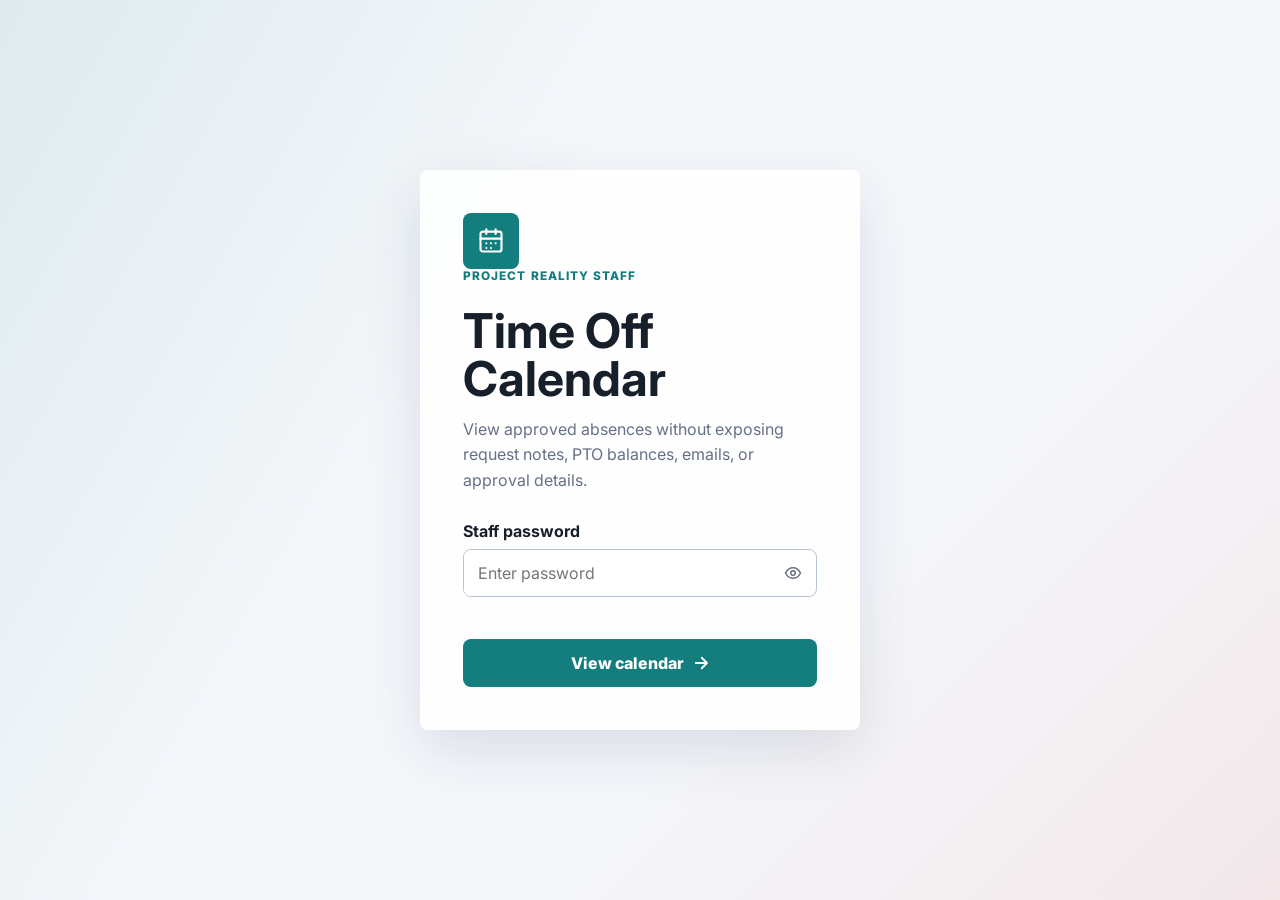
<file: index.html>
<!DOCTYPE html>
<html lang="en">
<head>
  <meta charset="UTF-8">
  <meta name="viewport" content="width=device-width, initial-scale=1.0">
  <meta name="description" content="Staff-facing calendar for approved time off.">
  <meta name="robots" content="noindex, nofollow">
  <title>Staff Time Off Calendar</title>
  <link rel="preconnect" href="https://fonts.googleapis.com">
  <link rel="preconnect" href="https://fonts.gstatic.com" crossorigin>
  <link href="https://fonts.googleapis.com/css2?family=Inter:wght@400;500;600;700;800&display=swap" rel="stylesheet">
  <link rel="stylesheet" href="styles.css">
</head>
<body>
  <section id="password-gate" class="gate" aria-labelledby="gate-title" aria-modal="true" role="dialog">
    <div class="gate-panel">
      <div class="brand-mark" aria-hidden="true">
        <svg viewBox="0 0 24 24" fill="none" stroke="currentColor" stroke-width="1.8" stroke-linecap="round" stroke-linejoin="round">
          <rect x="3" y="4" width="18" height="17" rx="2"></rect>
          <path d="M8 2v4M16 2v4M3 10h18M8 14h.01M12 14h.01M16 14h.01M8 18h.01M12 18h.01"></path>
        </svg>
      </div>
      <p class="eyebrow">Project Reality staff</p>
      <h1 id="gate-title">Time Off Calendar</h1>
      <p class="gate-copy">View approved absences without exposing request notes, PTO balances, emails, or approval details.</p>

      <form id="login-form" class="login-form">
        <label for="password-input">Staff password</label>
        <div class="password-row">
          <input id="password-input" type="password" autocomplete="current-password" placeholder="Enter password">
          <button id="toggle-password" class="icon-button" type="button" aria-label="Show password">
            <svg id="eye-icon" viewBox="0 0 24 24" fill="none" stroke="currentColor" stroke-width="2" stroke-linecap="round" stroke-linejoin="round">
              <path d="M2 12s3.5-7 10-7 10 7 10 7-3.5 7-10 7-10-7-10-7z"></path>
              <circle cx="12" cy="12" r="3"></circle>
            </svg>
          </button>
        </div>
        <p id="gate-error" class="form-error" role="alert" aria-live="polite"></p>
        <button class="primary-button" type="submit">
          View calendar
          <svg viewBox="0 0 24 24" fill="none" stroke="currentColor" stroke-width="2.4" stroke-linecap="round" stroke-linejoin="round" aria-hidden="true">
            <path d="M5 12h14M13 5l7 7-7 7"></path>
          </svg>
        </button>
      </form>
    </div>
  </section>

  <div id="app" class="app hidden">
    <header class="topbar">
      <div class="topbar-title">
        <div class="brand-mark small" aria-hidden="true">
          <svg viewBox="0 0 24 24" fill="none" stroke="currentColor" stroke-width="1.8" stroke-linecap="round" stroke-linejoin="round">
            <rect x="3" y="4" width="18" height="17" rx="2"></rect>
            <path d="M8 2v4M16 2v4M3 10h18"></path>
          </svg>
        </div>
        <div>
          <p class="eyebrow">Approved absences</p>
          <h1>Staff Time Off Calendar</h1>
        </div>
      </div>
      <div class="topbar-actions">
        <button id="refresh-btn" class="ghost-button" type="button" title="Refresh calendar">
          <svg viewBox="0 0 24 24" fill="none" stroke="currentColor" stroke-width="2" stroke-linecap="round" stroke-linejoin="round" aria-hidden="true">
            <path d="M21 12a9 9 0 0 1-15.3 6.4L3 16M3 21v-5h5M3 12A9 9 0 0 1 18.3 5.6L21 8M21 3v5h-5"></path>
          </svg>
          Refresh
        </button>
        <button id="print-btn" class="ghost-button" type="button" title="Print this month">
          <svg viewBox="0 0 24 24" fill="none" stroke="currentColor" stroke-width="2" stroke-linecap="round" stroke-linejoin="round" aria-hidden="true">
            <path d="M6 9V2h12v7M6 18H4a2 2 0 0 1-2-2v-5a2 2 0 0 1 2-2h16a2 2 0 0 1 2 2v5a2 2 0 0 1-2 2h-2M6 14h12v8H6z"></path>
          </svg>
          Print
        </button>
        <button id="logout-btn" class="ghost-button" type="button">Sign out</button>
      </div>
    </header>

    <main class="layout">
      <section class="toolbar" aria-label="Calendar controls">
        <div class="month-controls">
          <button id="prev-month" class="circle-button" type="button" aria-label="Previous month">
            <svg viewBox="0 0 24 24" fill="none" stroke="currentColor" stroke-width="2.4" stroke-linecap="round" stroke-linejoin="round">
              <path d="M15 18l-6-6 6-6"></path>
            </svg>
          </button>
          <div class="month-heading">
            <h2 id="month-label" aria-live="polite"></h2>
            <p id="month-summary"></p>
          </div>
          <button id="next-month" class="circle-button" type="button" aria-label="Next month">
            <svg viewBox="0 0 24 24" fill="none" stroke="currentColor" stroke-width="2.4" stroke-linecap="round" stroke-linejoin="round">
              <path d="M9 18l6-6-6-6"></path>
            </svg>
          </button>
        </div>

        <div class="filter-row">
          <button id="today-btn" class="pill-button" type="button">Today</button>
          <label class="select-wrap">
            <span class="sr-only">Jump to month</span>
            <select id="month-select"></select>
          </label>
          <div id="department-filters" class="segmented" aria-label="Department filters"></div>
        </div>
      </section>

      <div id="demo-banner" class="notice hidden" role="status">
        <strong>Demo data is showing.</strong> Add a published CSV URL in <code>app.js</code> to connect the calendar to your approved Google Sheet data.
      </div>

      <section id="loading-state" class="state-card" role="status">
        <div class="spinner" aria-hidden="true"></div>
        Loading approved time off...
      </section>

      <section id="error-state" class="state-card error hidden" role="alert">
        <h2>Calendar data could not load</h2>
        <p id="error-message"></p>
        <button id="retry-btn" class="primary-button compact" type="button">Try again</button>
      </section>

      <section id="calendar-area" class="calendar-area hidden">
        <div class="calendar-shell">
          <div class="weekday-row" aria-hidden="true">
            <span>Sun</span><span>Mon</span><span>Tue</span><span>Wed</span><span>Thu</span><span>Fri</span><span>Sat</span>
          </div>
          <div id="calendar-grid" class="calendar-grid" role="grid" aria-label="Monthly time off calendar"></div>
        </div>

        <aside class="side-panel" aria-labelledby="details-title">
          <div class="panel-section">
            <p class="eyebrow">Selected day</p>
            <h2 id="details-title">Today</h2>
            <div id="day-details" class="day-details"></div>
          </div>
          <div class="panel-section">
            <p class="eyebrow">Upcoming</p>
            <div id="upcoming-list" class="upcoming-list"></div>
          </div>
        </aside>
      </section>
    </main>
  </div>

  <script src="app.js"></script>
</body>
</html>
</file>
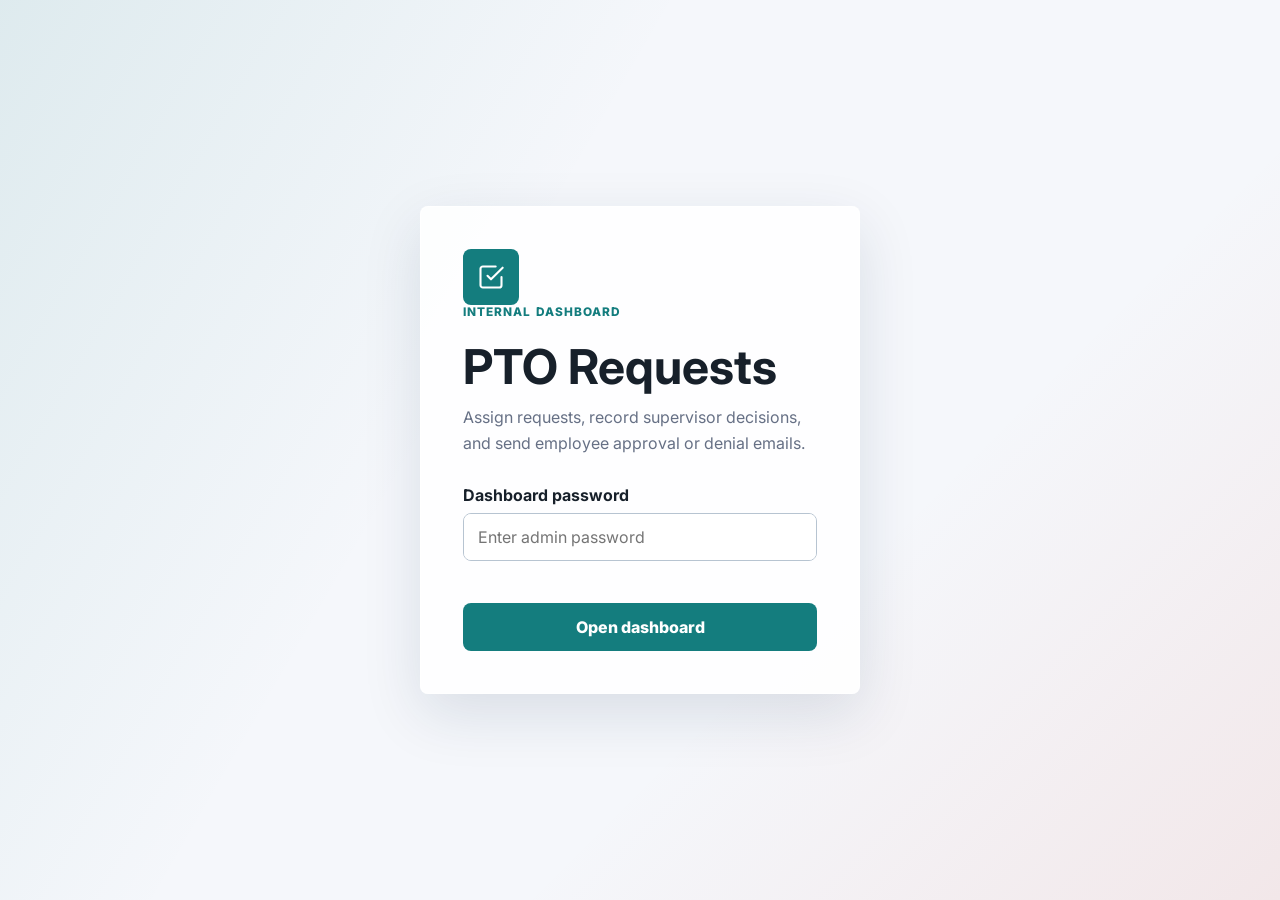
<file: admin.html>
<!DOCTYPE html>
<html lang="en">
<head>
  <meta charset="UTF-8">
  <meta name="viewport" content="width=device-width, initial-scale=1.0">
  <meta name="robots" content="noindex, nofollow">
  <title>PTO Request Dashboard</title>
  <link rel="preconnect" href="https://fonts.googleapis.com">
  <link rel="preconnect" href="https://fonts.gstatic.com" crossorigin>
  <link href="https://fonts.googleapis.com/css2?family=Inter:wght@400;500;600;700;800&display=swap" rel="stylesheet">
  <link rel="stylesheet" href="styles.css">
  <link rel="stylesheet" href="admin.css">
</head>
<body>
  <section id="admin-login" class="gate" aria-labelledby="admin-login-title">
    <div class="gate-panel">
      <div class="brand-mark" aria-hidden="true">
        <svg viewBox="0 0 24 24" fill="none" stroke="currentColor" stroke-width="1.8" stroke-linecap="round" stroke-linejoin="round">
          <path d="M9 11l3 3L22 4"></path>
          <path d="M21 12v7a2 2 0 0 1-2 2H5a2 2 0 0 1-2-2V5a2 2 0 0 1 2-2h11"></path>
        </svg>
      </div>
      <p class="eyebrow">Internal dashboard</p>
      <h1 id="admin-login-title">PTO Requests</h1>
      <p class="gate-copy">Assign requests, record supervisor decisions, and send employee approval or denial emails.</p>

      <form id="admin-login-form" class="login-form">
        <label for="admin-password">Dashboard password</label>
        <div class="password-row">
          <input id="admin-password" type="password" autocomplete="current-password" placeholder="Enter admin password">
        </div>
        <p id="admin-login-error" class="form-error" role="alert" aria-live="polite"></p>
        <button class="primary-button" type="submit">Open dashboard</button>
      </form>
    </div>
  </section>

  <div id="admin-app" class="app hidden">
    <header class="topbar">
      <div class="topbar-title">
        <div class="brand-mark small" aria-hidden="true">
          <svg viewBox="0 0 24 24" fill="none" stroke="currentColor" stroke-width="1.8" stroke-linecap="round" stroke-linejoin="round">
            <path d="M9 11l3 3L22 4"></path>
            <path d="M21 12v7a2 2 0 0 1-2 2H5a2 2 0 0 1-2-2V5a2 2 0 0 1 2-2h11"></path>
          </svg>
        </div>
        <div>
          <p class="eyebrow">Time off workflow</p>
          <h1>PTO Request Dashboard</h1>
        </div>
      </div>
      <div class="topbar-actions">
        <a class="ghost-button" href="index.html">Calendar</a>
        <button id="admin-refresh" class="ghost-button" type="button">Refresh</button>
        <button id="admin-logout" class="ghost-button" type="button">Sign out</button>
      </div>
    </header>

    <main class="admin-layout">
      <section class="admin-toolbar">
        <div>
          <h2>Requests</h2>
          <p id="request-count">Loading requests...</p>
        </div>
        <div class="filter-row">
          <label class="select-wrap">
            <span class="sr-only">Approval queue filter</span>
            <select id="status-filter">
              <option value="active">Needs approval</option>
              <option value="new">New</option>
              <option value="assigned">Assigned</option>
              <option value="supervisor-approved">Supervisor approved</option>
              <option value="supervisor-denied">Supervisor denied</option>
              <option value="all-active">All active</option>
            </select>
          </label>
          <label class="search-wrap">
            <span class="sr-only">Search requests</span>
            <input id="request-search" type="search" placeholder="Search employee or supervisor">
          </label>
        </div>
      </section>

      <div id="admin-alert" class="notice hidden" role="status"></div>

      <section class="request-workspace">
        <div class="request-list-wrap">
          <div id="admin-loading" class="state-card">Loading requests...</div>
          <div id="request-sections" class="request-sections hidden" aria-label="PTO requests">
            <section class="request-section" aria-labelledby="active-requests-title">
              <div class="request-section-header">
                <div>
                  <p class="eyebrow">Approval queue</p>
                  <h3 id="active-requests-title">Needs approval</h3>
                </div>
                <span id="active-count" class="section-count">0</span>
              </div>
              <div id="active-request-list" class="request-list"></div>
            </section>

            <section class="request-section previous" aria-labelledby="previous-requests-title">
              <details open>
                <summary>
                  <span>
                    <span class="eyebrow">History</span>
                    <strong id="previous-requests-title">Previous requests</strong>
                  </span>
                  <span id="previous-count" class="section-count">0</span>
                </summary>
                <div id="previous-request-list" class="request-list"></div>
              </details>
            </section>
          </div>
        </div>

        <aside class="request-panel" aria-labelledby="selected-request-title">
          <p class="eyebrow">Selected request</p>
          <h2 id="selected-request-title">No request selected</h2>
          <div id="selected-request-details" class="selected-details">
            <p class="empty-note">Choose a request to assign, approve, deny, or email the employee.</p>
          </div>
        </aside>
      </section>
    </main>
  </div>

  <script src="admin.js"></script>
</body>
</html>
</file>
<file: styles.css>
:root {
  --ink: #17202a;
  --muted: #667085;
  --soft: #f5f7fb;
  --panel: #ffffff;
  --line: #d9e2ec;
  --line-strong: #b7c4d1;
  --teal: #147d7e;
  --teal-soft: #dff5f2;
  --blue: #2563eb;
  --blue-soft: #e8f0ff;
  --coral: #d75a4a;
  --coral-soft: #fff0ed;
  --plum: #8a4f9e;
  --plum-soft: #f4eafa;
  --gold: #a76b00;
  --gold-soft: #fff5da;
  --shadow: 0 20px 60px rgba(20, 40, 70, 0.12);
  --radius: 8px;
}

*,
*::before,
*::after {
  box-sizing: border-box;
}

body {
  margin: 0;
  min-height: 100vh;
  font-family: Inter, system-ui, -apple-system, BlinkMacSystemFont, "Segoe UI", sans-serif;
  color: var(--ink);
  background:
    linear-gradient(120deg, rgba(20, 125, 126, 0.10), transparent 38%),
    linear-gradient(315deg, rgba(215, 90, 74, 0.10), transparent 35%),
    var(--soft);
}

button,
input,
select {
  font: inherit;
}

button {
  cursor: pointer;
}

.hidden {
  display: none !important;
}

.sr-only {
  position: absolute;
  width: 1px;
  height: 1px;
  overflow: hidden;
  clip: rect(0, 0, 0, 0);
  white-space: nowrap;
}

.gate {
  min-height: 100vh;
  display: grid;
  place-items: center;
  padding: 24px;
}

.gate-panel {
  width: min(100%, 440px);
  background: rgba(255, 255, 255, 0.86);
  border: 1px solid rgba(255, 255, 255, 0.82);
  border-radius: 8px;
  box-shadow: var(--shadow);
  padding: 42px;
}

.brand-mark {
  width: 56px;
  height: 56px;
  display: grid;
  place-items: center;
  border-radius: 8px;
  background: var(--teal);
  color: #fff;
}

.brand-mark.small {
  width: 42px;
  height: 42px;
}

.brand-mark svg {
  width: 28px;
  height: 28px;
}

.eyebrow {
  margin: 0 0 6px;
  font-size: 0.74rem;
  font-weight: 800;
  letter-spacing: 0.09em;
  text-transform: uppercase;
  color: var(--teal);
}

.gate h1,
.topbar h1,
.month-heading h2,
.side-panel h2,
.state-card h2 {
  margin: 0;
}

.gate h1 {
  margin-top: 24px;
  font-size: clamp(2rem, 7vw, 3rem);
  line-height: 1;
}

.gate-copy {
  margin: 14px 0 28px;
  color: var(--muted);
  line-height: 1.6;
}

.login-form label {
  display: block;
  margin-bottom: 8px;
  font-weight: 700;
}

.password-row {
  display: flex;
  border: 1px solid var(--line-strong);
  border-radius: 8px;
  overflow: hidden;
  background: #fff;
}

.password-row input {
  min-width: 0;
  flex: 1;
  border: 0;
  outline: 0;
  padding: 13px 14px;
}

.icon-button,
.circle-button {
  display: inline-grid;
  place-items: center;
  border: 0;
  background: transparent;
  color: var(--muted);
}

.icon-button {
  width: 46px;
}

.icon-button svg,
.circle-button svg,
.ghost-button svg,
.primary-button svg {
  width: 18px;
  height: 18px;
}

.form-error {
  min-height: 22px;
  margin: 8px 0 12px;
  color: #b42318;
  font-size: 0.9rem;
}

.primary-button,
.ghost-button,
.pill-button {
  border-radius: 8px;
  border: 1px solid transparent;
  font-weight: 800;
}

.primary-button {
  width: 100%;
  display: inline-flex;
  align-items: center;
  justify-content: center;
  gap: 8px;
  padding: 13px 18px;
  background: var(--teal);
  color: #fff;
}

.primary-button.compact {
  width: auto;
}

.app {
  min-height: 100vh;
}

.topbar {
  position: sticky;
  top: 0;
  z-index: 10;
  display: flex;
  justify-content: space-between;
  gap: 18px;
  align-items: center;
  padding: 16px 28px;
  background: rgba(255, 255, 255, 0.88);
  border-bottom: 1px solid var(--line);
  backdrop-filter: blur(18px);
}

.topbar-title {
  display: flex;
  align-items: center;
  gap: 14px;
}

.topbar h1 {
  font-size: 1.2rem;
}

.topbar-actions {
  display: flex;
  gap: 8px;
  flex-wrap: wrap;
  justify-content: flex-end;
}

.ghost-button,
.pill-button,
.circle-button {
  background: #fff;
  border-color: var(--line);
  color: var(--ink);
}

.ghost-button {
  min-height: 38px;
  display: inline-flex;
  align-items: center;
  gap: 8px;
  padding: 8px 12px;
}

.layout {
  width: min(1500px, 100%);
  margin: 0 auto;
  padding: 26px;
}

.toolbar {
  display: flex;
  align-items: center;
  justify-content: space-between;
  gap: 20px;
  margin-bottom: 18px;
}

.month-controls {
  display: flex;
  align-items: center;
  gap: 14px;
}

.circle-button {
  width: 40px;
  height: 40px;
}

.month-heading h2 {
  font-size: clamp(1.6rem, 4vw, 2.45rem);
  line-height: 1.1;
}

.month-heading p {
  margin: 5px 0 0;
  color: var(--muted);
  font-weight: 600;
}

.filter-row {
  display: flex;
  align-items: center;
  justify-content: flex-end;
  gap: 10px;
  flex-wrap: wrap;
}

.pill-button,
.select-wrap select,
.segmented button {
  min-height: 38px;
  padding: 8px 12px;
}

.select-wrap select {
  border: 1px solid var(--line);
  border-radius: 8px;
  background: #fff;
  color: var(--ink);
  font-weight: 700;
}

.segmented {
  display: flex;
  gap: 4px;
  padding: 4px;
  border: 1px solid var(--line);
  border-radius: 8px;
  background: #fff;
}

.segmented button {
  border: 0;
  border-radius: 6px;
  background: transparent;
  color: var(--muted);
  font-weight: 800;
}

.segmented button.active {
  background: var(--teal-soft);
  color: var(--teal);
}

.notice,
.state-card,
.calendar-shell,
.side-panel {
  background: rgba(255, 255, 255, 0.92);
  border: 1px solid var(--line);
  border-radius: 8px;
  box-shadow: 0 8px 28px rgba(20, 40, 70, 0.07);
}

.notice {
  margin-bottom: 18px;
  padding: 13px 16px;
  color: #57420f;
  background: var(--gold-soft);
  border-color: #ead28d;
}

.notice code {
  font-size: 0.9em;
  font-weight: 700;
}

.state-card {
  min-height: 240px;
  display: grid;
  place-items: center;
  gap: 12px;
  text-align: center;
  padding: 34px;
  color: var(--muted);
}

.state-card.error {
  color: var(--ink);
}

.state-card.error p {
  max-width: 640px;
  margin: 0;
  color: var(--muted);
}

.spinner {
  width: 34px;
  height: 34px;
  border-radius: 50%;
  border: 3px solid var(--line);
  border-top-color: var(--teal);
  animation: spin 0.8s linear infinite;
}

@keyframes spin {
  to { transform: rotate(360deg); }
}

.calendar-area {
  display: grid;
  grid-template-columns: minmax(0, 1fr) 330px;
  gap: 18px;
  align-items: start;
}

.calendar-shell {
  overflow: hidden;
}

.weekday-row,
.calendar-grid {
  display: grid;
  grid-template-columns: repeat(7, minmax(0, 1fr));
}

.weekday-row {
  background: #edf4f8;
  border-bottom: 1px solid var(--line);
}

.weekday-row span {
  padding: 12px 6px;
  text-align: center;
  font-size: 0.75rem;
  font-weight: 900;
  letter-spacing: 0.08em;
  text-transform: uppercase;
  color: #536475;
}

.day-cell {
  min-height: 134px;
  padding: 10px;
  border-right: 1px solid var(--line);
  border-bottom: 1px solid var(--line);
  background: #fff;
  text-align: left;
  position: relative;
}

.day-cell:nth-child(7n) {
  border-right: 0;
}

.day-cell:hover,
.day-cell.selected {
  background: #f8fbfd;
  outline: 2px solid var(--teal);
  outline-offset: -2px;
}

.day-cell.overflow {
  background: #f7f8fa;
  color: #98a2b3;
}

.day-cell.weekend:not(.overflow) {
  background: #fbfcfe;
}

.day-cell.today .day-number {
  background: var(--teal);
  color: #fff;
}

.day-top {
  display: flex;
  justify-content: space-between;
  align-items: center;
  gap: 8px;
  margin-bottom: 8px;
}

.day-number {
  width: 28px;
  height: 28px;
  display: inline-grid;
  place-items: center;
  border-radius: 999px;
  font-size: 0.85rem;
  font-weight: 900;
}

.day-total {
  font-size: 0.72rem;
  color: var(--muted);
  font-weight: 800;
}

.chip-stack {
  display: grid;
  gap: 4px;
}

.person-chip {
  display: block;
  width: 100%;
  border-radius: 6px;
  padding: 4px 7px;
  font-size: 0.76rem;
  font-weight: 800;
  white-space: nowrap;
  overflow: hidden;
  text-overflow: ellipsis;
}

.person-chip.medical {
  color: var(--blue);
  background: var(--blue-soft);
}

.person-chip.behavioral {
  color: var(--coral);
  background: var(--coral-soft);
}

.person-chip.administration {
  color: var(--plum);
  background: var(--plum-soft);
}

.more-chip {
  color: var(--muted);
  font-size: 0.76rem;
  font-weight: 800;
}

.side-panel {
  position: sticky;
  top: 92px;
  padding: 18px;
}

.panel-section + .panel-section {
  margin-top: 24px;
  padding-top: 20px;
  border-top: 1px solid var(--line);
}

.side-panel h2 {
  font-size: 1.25rem;
  margin-bottom: 12px;
}

.day-details,
.upcoming-list {
  display: grid;
  gap: 9px;
}

.detail-group {
  border-radius: 8px;
  padding: 10px;
  background: #f8fafc;
}

.detail-title {
  margin: 0 0 7px;
  font-weight: 900;
  font-size: 0.82rem;
}

.detail-title.medical { color: var(--blue); }
.detail-title.behavioral { color: var(--coral); }
.detail-title.administration { color: var(--plum); }

.detail-group ul {
  margin: 0;
  padding-left: 18px;
  color: #344054;
  line-height: 1.6;
}

.empty-note {
  margin: 0;
  color: var(--muted);
  line-height: 1.55;
}

.upcoming-item {
  display: grid;
  grid-template-columns: 52px 1fr;
  gap: 10px;
  align-items: start;
  padding: 10px;
  border-radius: 8px;
  background: #f8fafc;
}

.date-badge {
  display: grid;
  place-items: center;
  min-height: 48px;
  border-radius: 8px;
  background: var(--teal-soft);
  color: var(--teal);
  font-weight: 900;
  line-height: 1.05;
}

.date-badge span {
  display: block;
  font-size: 0.72rem;
  text-transform: uppercase;
}

.upcoming-item p {
  margin: 0;
  color: var(--muted);
  font-size: 0.84rem;
  line-height: 1.45;
}

.upcoming-item strong {
  display: block;
  color: var(--ink);
  margin-bottom: 2px;
}

@media (max-width: 1040px) {
  .toolbar,
  .topbar {
    align-items: flex-start;
    flex-direction: column;
  }

  .filter-row,
  .topbar-actions {
    justify-content: flex-start;
  }

  .calendar-area {
    grid-template-columns: 1fr;
  }

  .side-panel {
    position: static;
  }
}

@media (max-width: 720px) {
  .layout,
  .topbar {
    padding-left: 14px;
    padding-right: 14px;
  }

  .gate-panel {
    padding: 28px;
  }

  .month-controls {
    width: 100%;
    justify-content: space-between;
  }

  .segmented {
    width: 100%;
    overflow-x: auto;
  }

  .weekday-row span {
    font-size: 0.68rem;
  }

  .day-cell {
    min-height: 94px;
    padding: 7px 5px;
  }

  .day-total,
  .person-chip:nth-of-type(n+3),
  .ghost-button svg {
    display: none;
  }

  .person-chip {
    font-size: 0.68rem;
    padding: 3px 5px;
  }
}

@media print {
  body {
    background: #fff;
  }

  .gate,
  .topbar-actions,
  .filter-row,
  .notice,
  .side-panel {
    display: none !important;
  }

  .topbar,
  .calendar-shell {
    box-shadow: none;
    border-color: #999;
  }

  .layout {
    padding: 10px;
  }

  .calendar-area {
    display: block;
  }
}
</file>
<file: admin.css>
.admin-layout {
  width: min(1500px, 100%);
  margin: 0 auto;
  padding: 26px;
}

.admin-toolbar,
.request-workspace {
  display: grid;
  gap: 18px;
}

.admin-toolbar {
  grid-template-columns: minmax(0, 1fr) auto;
  align-items: end;
  margin-bottom: 18px;
}

.admin-toolbar h2,
.request-panel h2 {
  margin: 0;
}

.admin-toolbar p {
  margin: 5px 0 0;
  color: var(--muted);
  font-weight: 600;
}

.search-wrap input {
  min-height: 38px;
  width: min(320px, 100%);
  border: 1px solid var(--line);
  border-radius: 8px;
  padding: 8px 12px;
  background: #fff;
  color: var(--ink);
  font-weight: 600;
}

.request-workspace {
  grid-template-columns: minmax(0, 1fr) 390px;
  align-items: start;
}

.request-list-wrap,
.request-panel {
  background: rgba(255, 255, 255, 0.92);
  border: 1px solid var(--line);
  border-radius: 8px;
  box-shadow: 0 8px 28px rgba(20, 40, 70, 0.07);
}

.request-list-wrap {
  min-height: 420px;
  overflow: hidden;
}

.request-sections {
  display: grid;
  gap: 0;
}

.request-section + .request-section {
  border-top: 1px solid var(--line);
}

.request-section-header,
.request-section summary {
  display: flex;
  align-items: center;
  justify-content: space-between;
  gap: 12px;
  padding: 16px;
  background: #f8fafc;
  border-bottom: 1px solid var(--line);
}

.request-section-header h3,
.request-section summary strong {
  display: block;
  margin: 0;
  font-size: 1rem;
}

.request-section summary {
  cursor: pointer;
  list-style: none;
}

.request-section summary::-webkit-details-marker {
  display: none;
}

.section-count {
  display: inline-grid;
  place-items: center;
  min-width: 32px;
  min-height: 28px;
  border-radius: 999px;
  padding: 3px 9px;
  background: var(--teal-soft);
  color: var(--teal);
  font-weight: 900;
  font-size: 0.82rem;
}

.request-list {
  display: grid;
}

.empty-list {
  padding: 22px 16px;
  color: var(--muted);
  font-weight: 700;
}

.request-card {
  display: grid;
  grid-template-columns: minmax(160px, 1fr) 150px 150px 190px;
  gap: 14px;
  align-items: center;
  width: 100%;
  border: 0;
  border-bottom: 1px solid var(--line);
  background: #fff;
  color: var(--ink);
  text-align: left;
  padding: 14px 16px;
}

.request-card:hover,
.request-card.selected {
  background: #f8fbfd;
}

.request-card.selected {
  box-shadow: inset 3px 0 0 var(--teal);
}

.request-card strong,
.request-meta strong {
  display: block;
}

.request-card span,
.request-meta span {
  color: var(--muted);
  font-size: 0.86rem;
  line-height: 1.45;
}

.status-badge {
  display: inline-flex;
  width: fit-content;
  align-items: center;
  border-radius: 999px;
  padding: 4px 10px;
  font-size: 0.76rem;
  font-weight: 900;
  color: var(--teal);
  background: var(--teal-soft);
}

.status-badge.denied {
  color: var(--coral);
  background: var(--coral-soft);
}

.status-badge.final {
  color: var(--plum);
  background: var(--plum-soft);
}

.request-panel {
  position: sticky;
  top: 92px;
  padding: 18px;
}

.selected-details {
  display: grid;
  gap: 16px;
}

.request-meta {
  display: grid;
  gap: 10px;
  padding: 12px;
  background: #f8fafc;
  border-radius: 8px;
}

.action-section {
  display: grid;
  gap: 10px;
  padding-top: 14px;
  border-top: 1px solid var(--line);
}

.action-section h3 {
  margin: 0;
  font-size: 0.95rem;
}

.field-grid {
  display: grid;
  gap: 8px;
}

.field-grid label {
  display: grid;
  gap: 5px;
  color: var(--muted);
  font-size: 0.82rem;
  font-weight: 800;
}

.field-grid input,
.field-grid textarea {
  width: 100%;
  border: 1px solid var(--line);
  border-radius: 8px;
  padding: 9px 10px;
  color: var(--ink);
  resize: vertical;
}

.button-row {
  display: flex;
  flex-wrap: wrap;
  gap: 8px;
}

.danger-button {
  background: var(--coral);
}

.secondary-button {
  background: var(--plum);
}

.small-button {
  width: auto;
  min-height: 36px;
  padding: 8px 12px;
}

.muted-line {
  margin: 0;
  color: var(--muted);
  font-size: 0.86rem;
  line-height: 1.5;
}

@media (max-width: 1100px) {
  .request-workspace,
  .admin-toolbar {
    grid-template-columns: 1fr;
  }

  .request-panel {
    position: static;
  }

  .request-card {
    grid-template-columns: 1fr 1fr;
  }
}

@media (max-width: 680px) {
  .admin-layout {
    padding: 14px;
  }

  .request-card {
    grid-template-columns: 1fr;
  }
}
</file>
